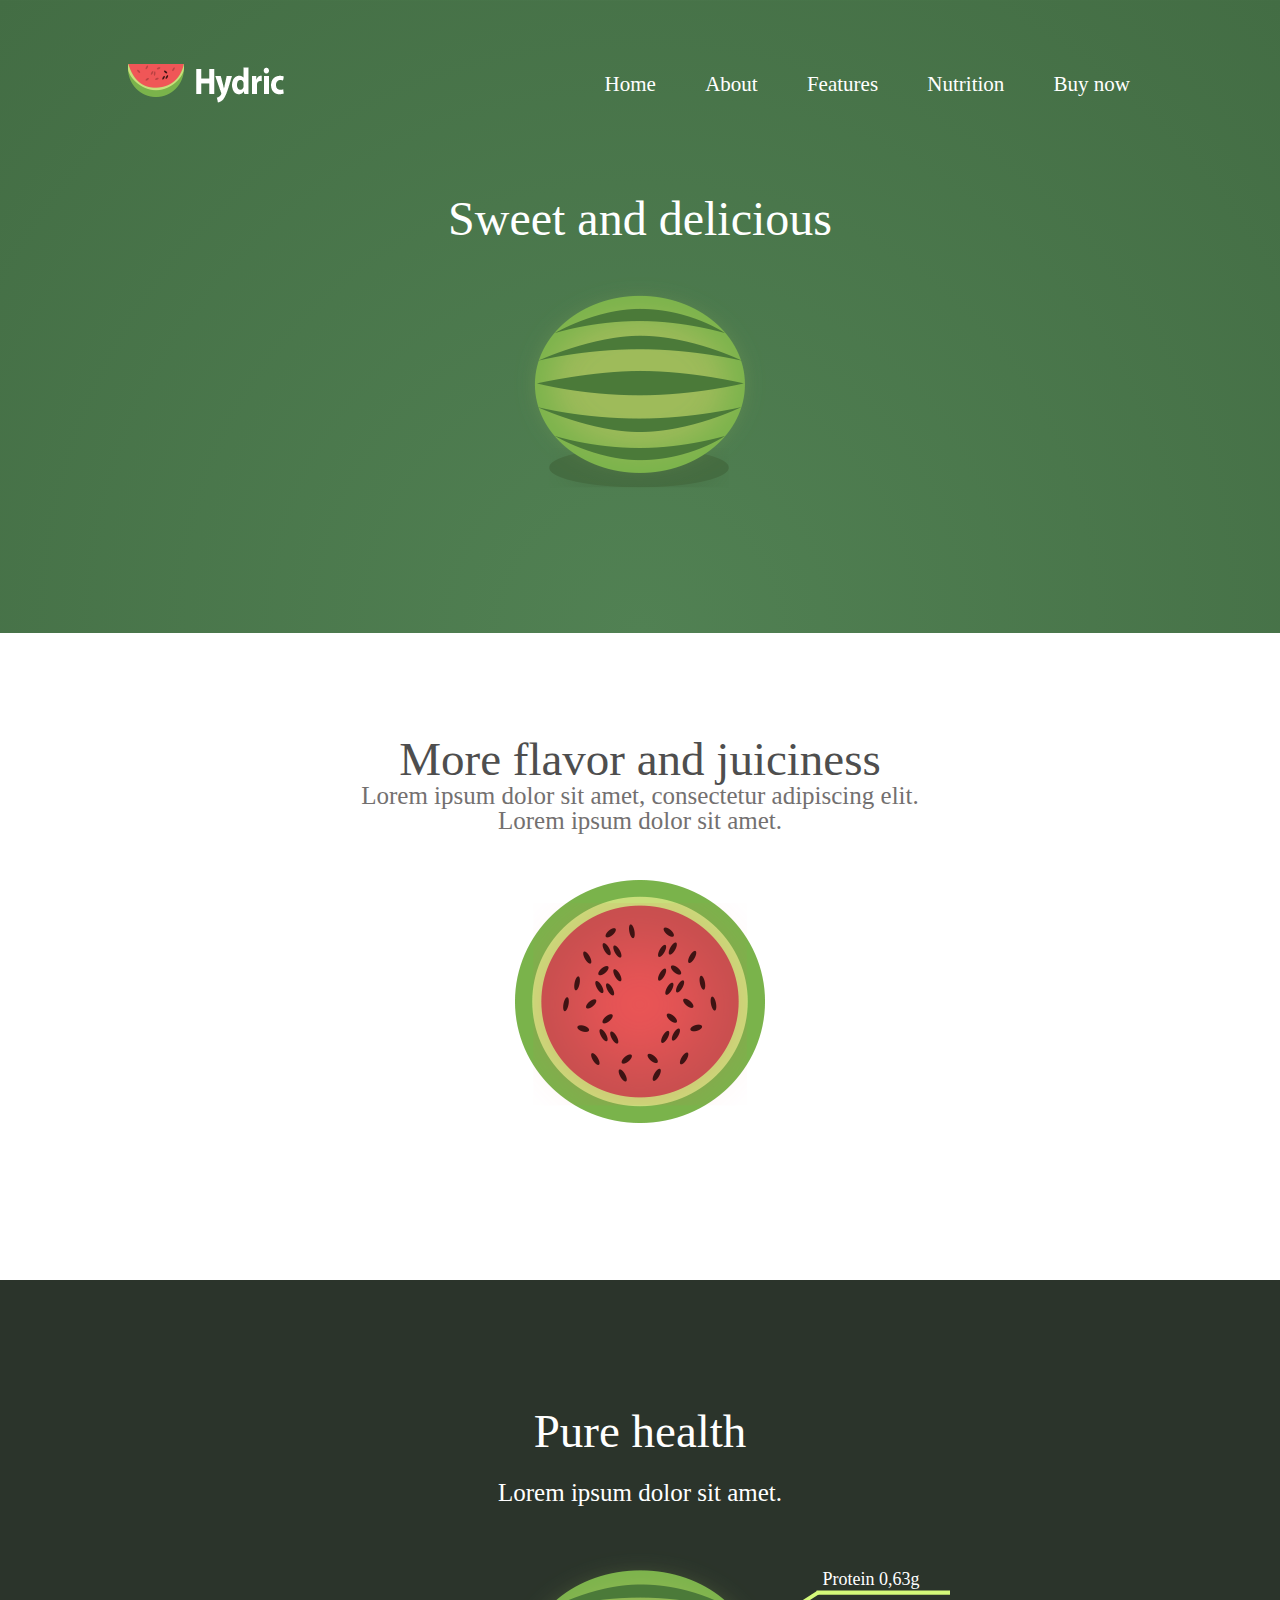
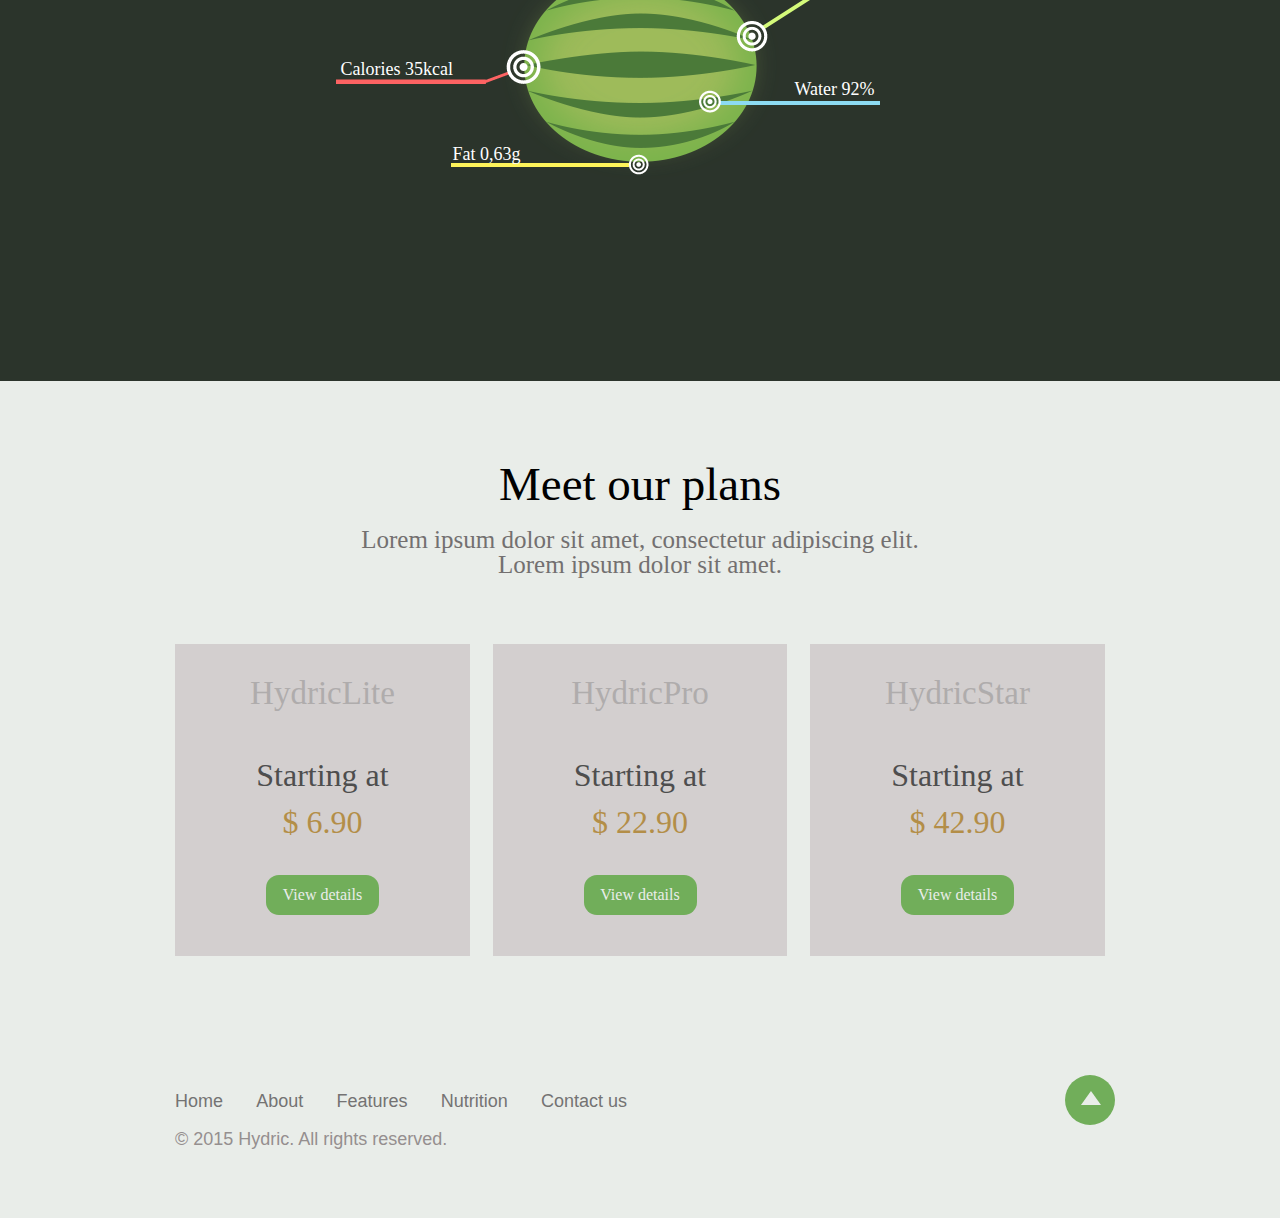
<file: index.html>
﻿<!DOCTYPE html>
<html lang="en">
<head>
	<meta charset="UTF-8">
	<title>watermelon</title>
	<link rel="stylesheet" type="text/css" href="css/reset_css.css">
	<link rel="stylesheet" type="text/css" href="css/header.css">
	<link rel="stylesheet" type="text/css" href="css/moreflavor.css">
	<link rel="stylesheet" type="text/css" href="css/pure.css">
	<link rel="stylesheet" type="text/css" href="css/plans.css">
	<link rel="stylesheet" type="text/css" href="css/footer.css">
</head>
<body>
	<div class="wrap">
		<header class="section-header" id="home">
			<div container>
				<div class="header_menu">
					<img class="logo_header" src="imeges/logo/2-layers.png" alt="logo">
					<nav class="menu_header"> 
						<a class="menubutton" href="#home">
				        	Home 	
						</a>
						<a class="menubutton" href="#About">
							About
						</a>
						<a class="menubutton" href="#Features">
							Features
						</a>
						<a class="menubutton" href="#Nutrition">
							Nutrition
						</a>
						<a class="menubutton" href="#price">
							Buy now
						</a>
					</nav>
				</div>
				<div class="header_comtent">
				<h1 class="sweet">
					Sweet and delicious
				</h1>
				<div class="watermellonshadow">
					<img src="imeges/logo/watermellonshadow.png" alt="logo">
				</div>
				</div>
			</div>
		</header>
		<section class="section_moreflavor" id="About">	
			<div class="container">
				<h2 class="title_more"> More flavor and juiciness</h2>
				<p class="content_more"> Lorem ipsum dolor sit amet, consectetur adipiscing elit.
					<br> Lorem ipsum dolor sit amet.
				</p>
				<div class="logo_moreflavor">
					<img src="imeges/logo/halfwatermellon.png" alt="logo">
					
				</div>
			</div>
		</section>
		<section class="section_pure" id="Features">
			<div class="container">
				<h3 class="title_pure">
					Pure health
				</h3>
				<p class="content_pure">
					Lorem ipsum dolor sit amet.
				</p>
				<div class="info_pure">
					<div class="logo_pure">
						<img src="imeges/logo/watermellon.png">
						
					</div>
					<div class="info_line info_line_green"> 
						<p>
							Protein  0,63g
						</p>
						<img src="imeges/icon/green.png"> </div>
						
					<div class="info_line info_line_blue"> 
						<p>
							Water  92%
						</p>
						<img src="imeges/icon/blue.png"> 
						
					</div>
					<div class="info_line info_line_red"> 
						<p>
							Calories  35kcal
						</p>
						<img src="imeges/icon/red.png"> 
						
					</div>
					<div class="info_line info_line_yellow"> 
						<p>
							Fat 0,63g
						</p> 
						<img src="imeges/icon/yellow.png">
					</div>

				</div>
			</div>
		</section>
				<section class="section_plans"  id="Nutrition">
			<div class="container">
				<div class="plan_header">
					<h3 class="title_plans">
						Meet our plans
					</h3>
					<p class="content_plans">
						Lorem ipsum dolor sit amet, consectetur adipiscing elit.
						<br>Lorem ipsum dolor sit amet.
					</p>
				</div>
				<section class="price_plans" id="price">
					<div class="price_block">
						<h3 class="hydric_text">
							HydricLite
						</h3>
						<p class="price_content">Starting at</p>
						<p class="price">$ 6.90 </p>
						<a href="" class="price_button">View details </a>
					</div>
					<div class="price_block">
						<h3 class="hydric_text">
							HydricPro
						</h3>
						<p class="price_content">Starting at</p>
						<p class="price">$ 22.90 </p>
						<a href="" class="price_button">View details </a>
					</div>
					<div class="price_block">
						<h3 class="hydric_text">
							HydricStar
						</h3>
						<p class="price_content">Starting at</p>
						<p class="price">$ 42.90 </p>
						<a href="" class="price_button">View details </a>
					</div>
				</section>

		<footer>
			<div container>
				<nav class="footer_navi">
					<a href="#home" class="footer_link">
						Home
					</a>
					<a href="#About" class="footer_link">
						About
					</a>
					<a href="#Features" class="footer_link">		Features
					</a>
					<a href="#Nutrition" class="footer_link">		Nutrition
					</a>
					<a href="#home" class="footer_link">
						Contact us
					</a>
				</nav>
				<p>
					© 2015 Hydric. All rights reserved.
				</p>
				<a href="#top" class="header_button">
					<img src="imeges/icon/shape-2.png" alt="button">
				</a>
			</div>
		</footer>
	</div>
</body>
</html>
</file>
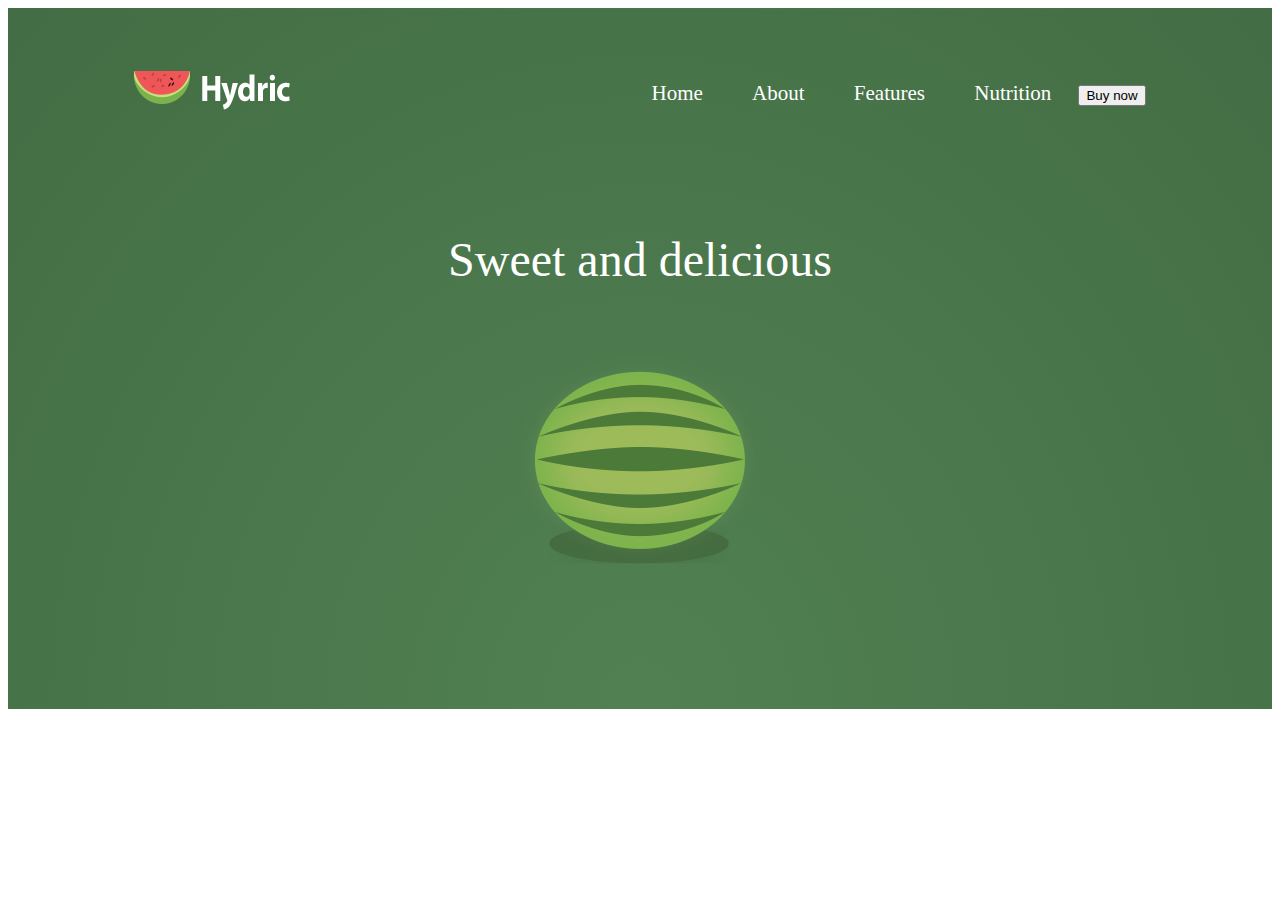
<file: html/header.html>
<!DOCTYPE html>
<html lang="en">
<head>
	<meta charset="UTF-8">
	<title>header</title>
	<link rel="stylesheet" type="text/css" href="../css/header.css">
</head>
<body>
	<div class="wrap">
		<header class="section-header" id="section-header">
			<div container>
				<div class="header_menu">
					<img class="logo_header" src="../imeges/logo/2-layers.png" alt="logo">
					<nav class="menu_header"> 
						<a class="menubutton" href="#home">
				        	Home 	
						</a>
						<a class="menubutton" href="#section_moreflavor">
							About
						</a>
						<a class="menubutton" href="#section_pure">
							Features
						</a>
						<a class="menubutton" href="#section_plans">
							Nutrition
						</a>
						<button class="buynow">
							Buy now
						</button>
					</nav>
				</div>
				<div class="header_comtent">
				<h1 class="sweet">
					Sweet and delicious
				</h1>
				<div class="watermellonshadow">
					<img src="../imeges/logo/watermellonshadow.png">
				</div>
				</div>
			</div>
		</header>
	</div>
</body>
</html>
</file>
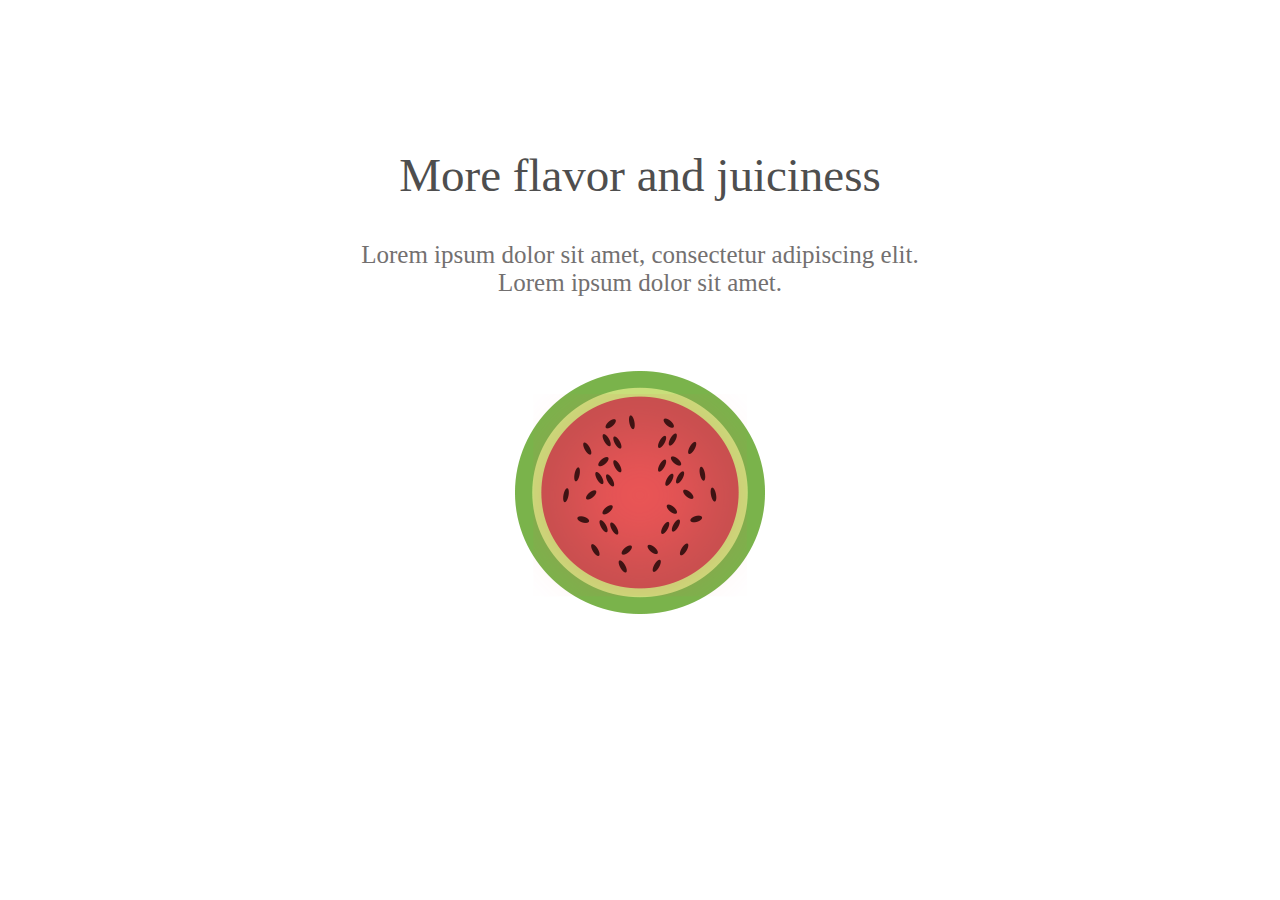
<file: html/moreflavor.html>
<!DOCTYPE html>
<html lang="en">
<head>
	<meta charset="UTF-8">
	<title>Document</title>
	<link rel="stylesheet" type="text/css" href="../css/moreflavor.css">
</head>
<body>
	<div class="wrap">
		<section class="section_moreflavor">	
			<div class="container">
				<h2 class="title_more"> More flavor and juiciness</h2>
				<p class="content_more"> Lorem ipsum dolor sit amet, consectetur adipiscing elit.
					<br> Lorem ipsum dolor sit amet.
				</p>
				<div class="logo_moreflavor">
					<img src="../imeges/logo/halfwatermellon.png">
					
				</div>
			</div>
		</section>
	</div>
</body>
</html>
</file>
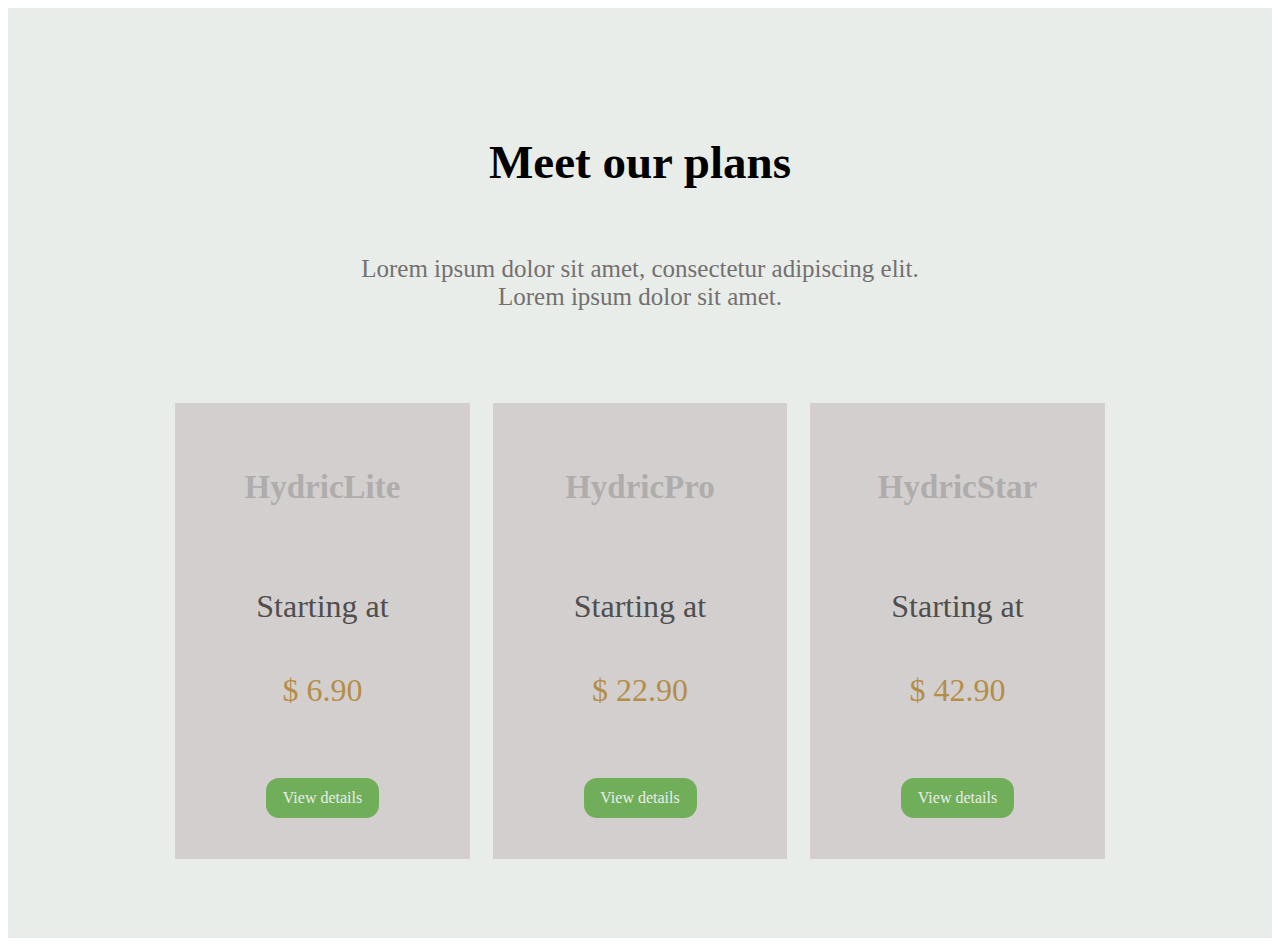
<file: html/plans.html>
<!DOCTYPE html>
<html lang="en">
<head>
	<meta charset="UTF-8">
	<title>Document</title>
	<link rel="stylesheet" type="text/css" href="../css/plans.css">
</head>
<body>
	<div class="wrap">
		<section class="section_plans">
			<div class="container">
				<div class="plan_header">
					<h3 class="title_plans">
						Meet our plans
					</h3>
					<p class="content_plans">
						Lorem ipsum dolor sit amet, consectetur adipiscing elit.
						<br>Lorem ipsum dolor sit amet.
					</p>
				</div>
				<section class="price_plans">
					<div class="price_block">
						<h3 class="hydric_text">
							HydricLite
						</h3>
						<p class="price_content">Starting at</p>
						<p class="price">$ 6.90 </p>
						<a href="" class="price_button">View details </a>
					</div>
					<div class="price_block">
						<h3 class="hydric_text">
							HydricPro
						</h3>
						<p class="price_content">Starting at</p>
						<p class="price">$ 22.90 </p>
						<a href="" class="price_button">View details </a>
					</div>
					<div class="price_block">
						<h3 class="hydric_text">
							HydricStar
						</h3>
						<p class="price_content">Starting at</p>
						<p class="price">$ 42.90 </p>
						<a href="" class="price_button">View details </a>
					</div>
				</section>
			</div>

		</section>
	</div>
	
</body>
</html>
</file>
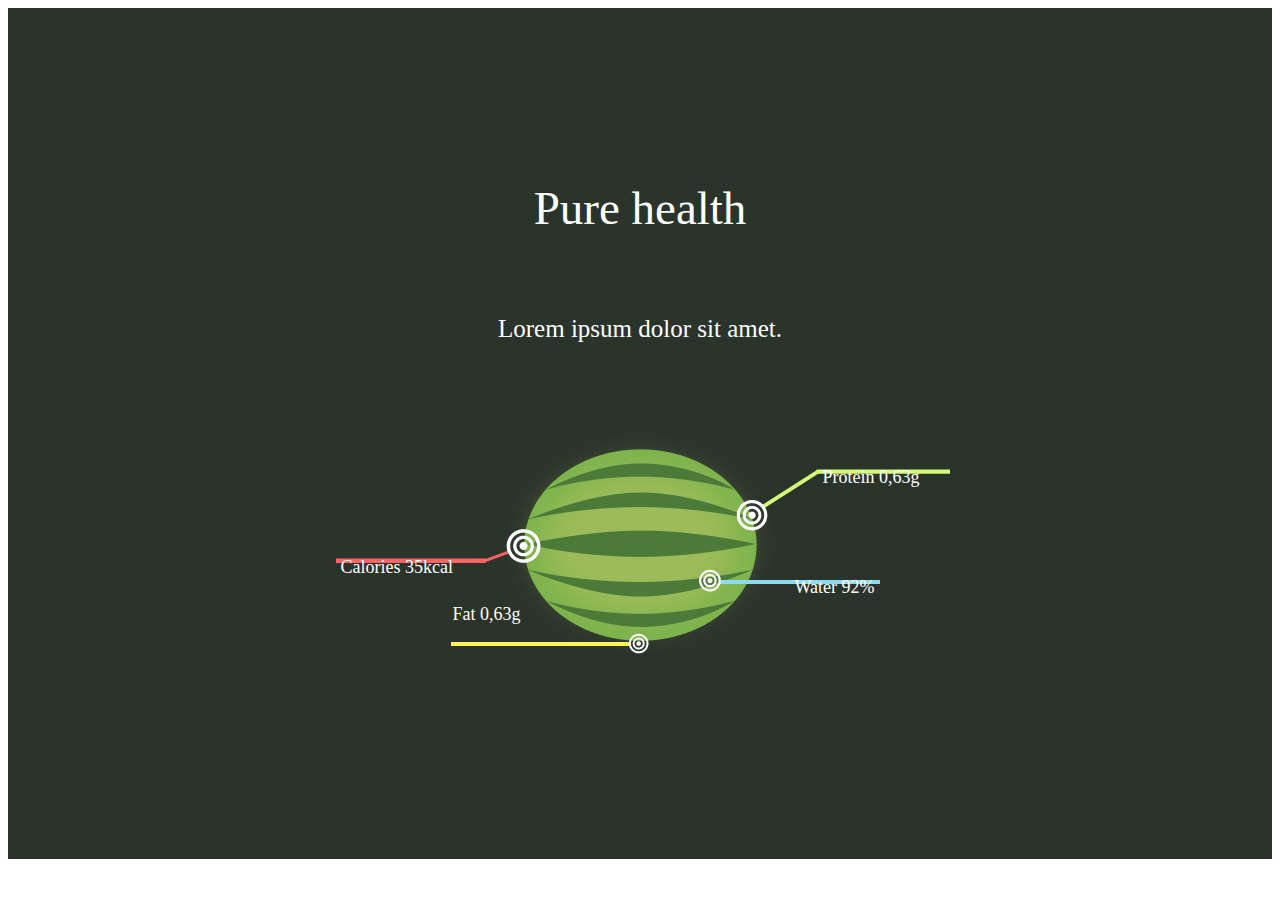
<file: html/pure.html>
<!DOCTYPE html>
<html lang="en">
<head>
	<meta charset="UTF-8">
	<title>Document</title>
	<link rel="stylesheet" type="text/css" href="../css/pure.css">

</head>
<body>
	<div class="wrap">
		<section class="section_pure">
			<div class="container">
				<h3 class="title_pure">
					Pure health
				</h3>
				<p class="content_pure">
					Lorem ipsum dolor sit amet.
				</p>
				<div class="info_pure">
					<div class="logo_pure">
						<img src="../imeges/logo/watermellon.png">
						
					</div>
					<div class="info_line info_line_green"> 
						<p>
							Protein  0,63g
						</p>
						<img src="../imeges/icon/green.png"> </div>
						
					<div class="info_line info_line_blue"> 
						<p>
							Water  92%
						</p>
						<img src="../imeges/icon/blue.png"> 
						
					</div>
					<div class="info_line info_line_red"> 
						<p>
							Calories  35kcal
						</p>
						<img src="../imeges/icon/red.png"> 
						
					</div>
					<div class="info_line info_line_yellow"> 
						<p>
							Fat 0,63g
						</p> 
						<img src="../imeges/icon/yellow.png">
					</div>

				</div>
			</div>
		</section>
	</div>
</body>
</html>
</file>
<file: css/header.css>
.section-header {
    text-align: center;
    padding: 5% 0 11% 0;
    background: radial-gradient(at center bottom, #518153, #436d44) center;
}

.header_menu {
	padding: 0 10% 10.2% 10%;
}
.logo_header {
	float: left;
    display: inline-block;
}
.menu_header {
	float: right;
    padding-top: 10px;
    display: inline-block;
}
.menubutton {
	color: #ffffff;
    font-family: 'Conv_Myriad-Pro-Semibold';
    font-size: 21px;
    padding: 11px 19px;
    border: 3px solid transparent;
    text-decoration: none;

}
.menubutton:hover {
    border: 3px solid #ffffff;
}
.header_comtent {
	text-align: center;
}
.sweet {
	color: #ffffff;
    font-family: 'Conv_Myriad-Pro';
    font-weight: 400;
    font-size: 48px;
    padding: 0 0 34px 0;
}
.watermellonshadow {
	    width: auto;
}
</file>
<file: css/moreflavor.css>
.section_moreflavor {
	padding: 8% 0 12% 0;
}
.container {
    max-width: 980px;
    margin: 0 auto;
    padding: 0 10px;
}
.title_more {
	color: #4e4e4e;
    text-align: center;
    font-weight: 400;
    font-family: 'Conv_Myriad-Pro';
    font-size: 47px;
}
.content_more {
	color: #737070;
    font-family: 'Conv_Myriad-Pro';
    font-size: 25px;
    text-align: center;
}
.logo_moreflavor {
	padding: 5% 0 0 0;
    text-align: center;
}
</file>
<file: css/pure.css>
.section_pure {
	background-color: #2b342b;
    padding: 10% 0 10% 0;
    text-align: center;
    color: #fff;
}

.title_pure {
	color: #ffffff;
	font-weight: 400;
    font-family: 'Conv_Myriad-Pro';
    font-size: 47px;
}
.content_pure {
	color: #ffffff;
    font-family: 'Conv_Myriad-Pro';
    font-size: 25px;
    padding: 2.6% 0 4.8% 0;
}
.info_pure {
    display: inline-block;
    margin: 0 0 70px;
    position: relative;
}
.info_line p {
    font-size: 18px;
    position: absolute;
}

.info_line_green {
    top: 40px;
    right: -170px;
    position: absolute;
}
.info_line_green p {
    top: -20px;
    right: 30px;
}
.info_line_blue {
    top: 140px;
    right: -100px;
    position: absolute;
}
.info_line_blue p {
    top: -10px;
    right: 5px;
}
.info_line_red {
    position: absolute;
    top: 100px;
    left: -165px;
}
.info_line_red p {
    top: 10px;
    left: 5px;
}
.info_line_yellow {
    position: absolute;
    bottom: 5px;
    left: -50px;

}
.info_line_yellow p {
    bottom: 15px;
    left: 2px;
}
</file>
<file: css/plans.css>
.container {
	max-width: 950px;
    margin: 0 auto;
}
.section_plans {
	padding: 70px 0;
    background-color: #e9ede9;
    text-align: center;
}
.plan_header {
    text-align: center;
     padding: 10px 0 10px 0;
}

.title_plans {
	font-family: 'Conv_Myriad-Pro';
    font-size: 47px;
}
.content_plans {
    color: #737070;
    font-family: 'Conv_Myriad-Pro';
    font-size: 25px;
    padding: 2% 0 5% 0;
}
.hydric_text {
	color: #afacac;
    font-family: 'Conv_Myriad-Pro';
    font-size: 33px;
    padding-top: 11.3%;

}
.price_block {
	display: inline-block;
    background-color: #d3cfcf;
    width: 31%;
    margin: 1%;
    text-align: center;
   
}
.price_content {
	color: #4e4e4e;
    font-family: 'Conv_Myriad-Pro';
    font-size: 32px;
    padding-top: 16.5%;
}
.price {
	color: #b38e48;
    font-family: 'Conv_Myriad-Pro';
    font-size: 32px;
    padding-top: 5.1%;
    padding-bottom: 12.6%;
}
.price_button {
	color: #e9ede9;
    font-family: 'Conv_Myriad-Pro';
    font-size: 16px;
    display: inline-block;
    line-height: 40px;
    width: 113px;
    background-color: #71ae5a;
    border-radius: 13px;
    margin: 0 0 41px 0;
    text-decoration: none;
}
.price_button:hover {
    box-shadow: 0 0 10px black;
}
</file>
<file: css/footer.css>
footer {
	position: relative;
    padding: 40px 0 0 10px;
    text-align: left;
    background-color: #e9ede9;
}
.container {
	max-width: 950px;
    margin: 0 auto;
}
.footer_navi {
	margin-bottom: 20px;
    padding: 9.2% 0 0 0;
}

footer p {
	font-size: 18px;
    font-family: 'Open Sans', sans-serif;
    color: #958f8f;
}
.header_button {
	display: inline-block;
    width: 50px;
    line-height: 50px;
    background-color: #71ae5a;
    text-align: center;
    border-radius: 30px;
    position: absolute;
    top: 60%;
    right: 0%;
}
.header_button:hover {
    box-shadow: 0 0 10px black;
}
.footer_link{
    font-size: 18px;
    font-family: 'Open Sans', sans-serif;
    margin-right: 3%;
    padding: 1% 0;
    text-decoration: none;
    color: #747373;
}
.footer_link:hover {
    text-decoration: underline;
}
</file>
